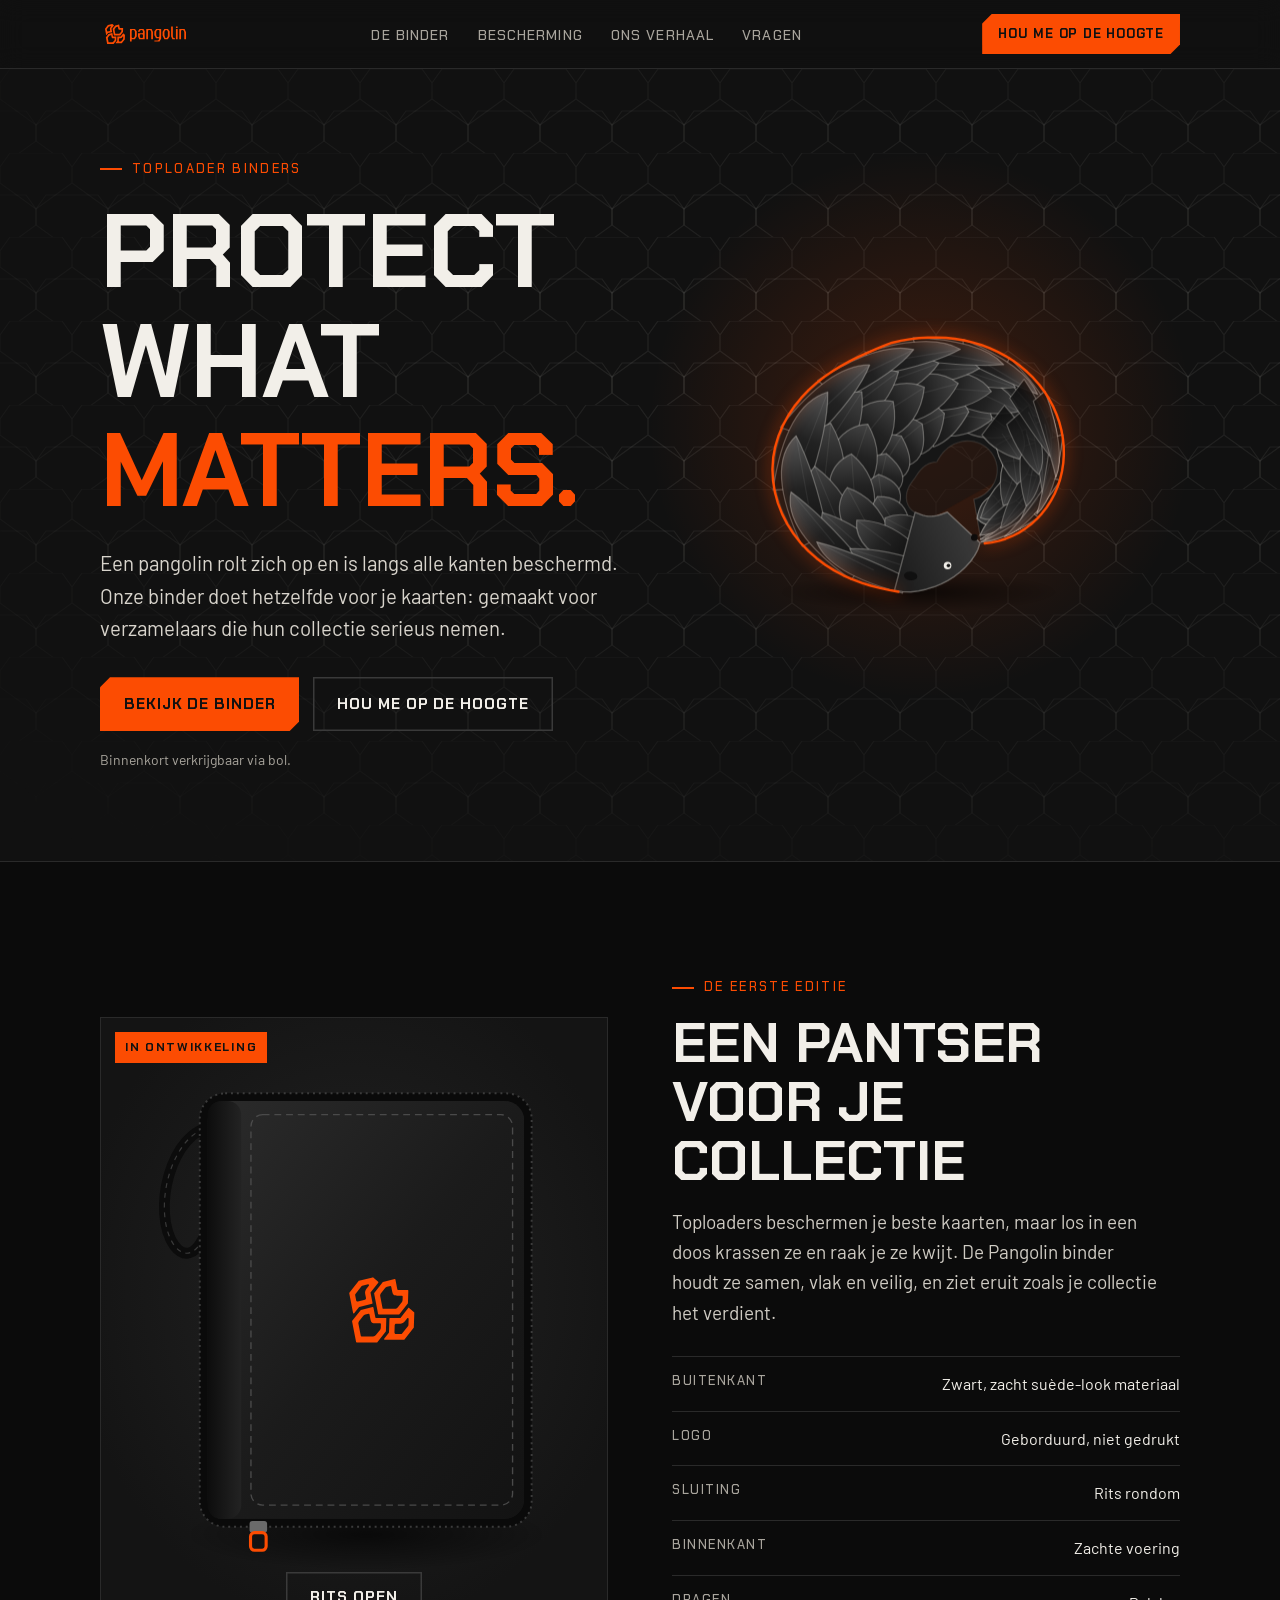
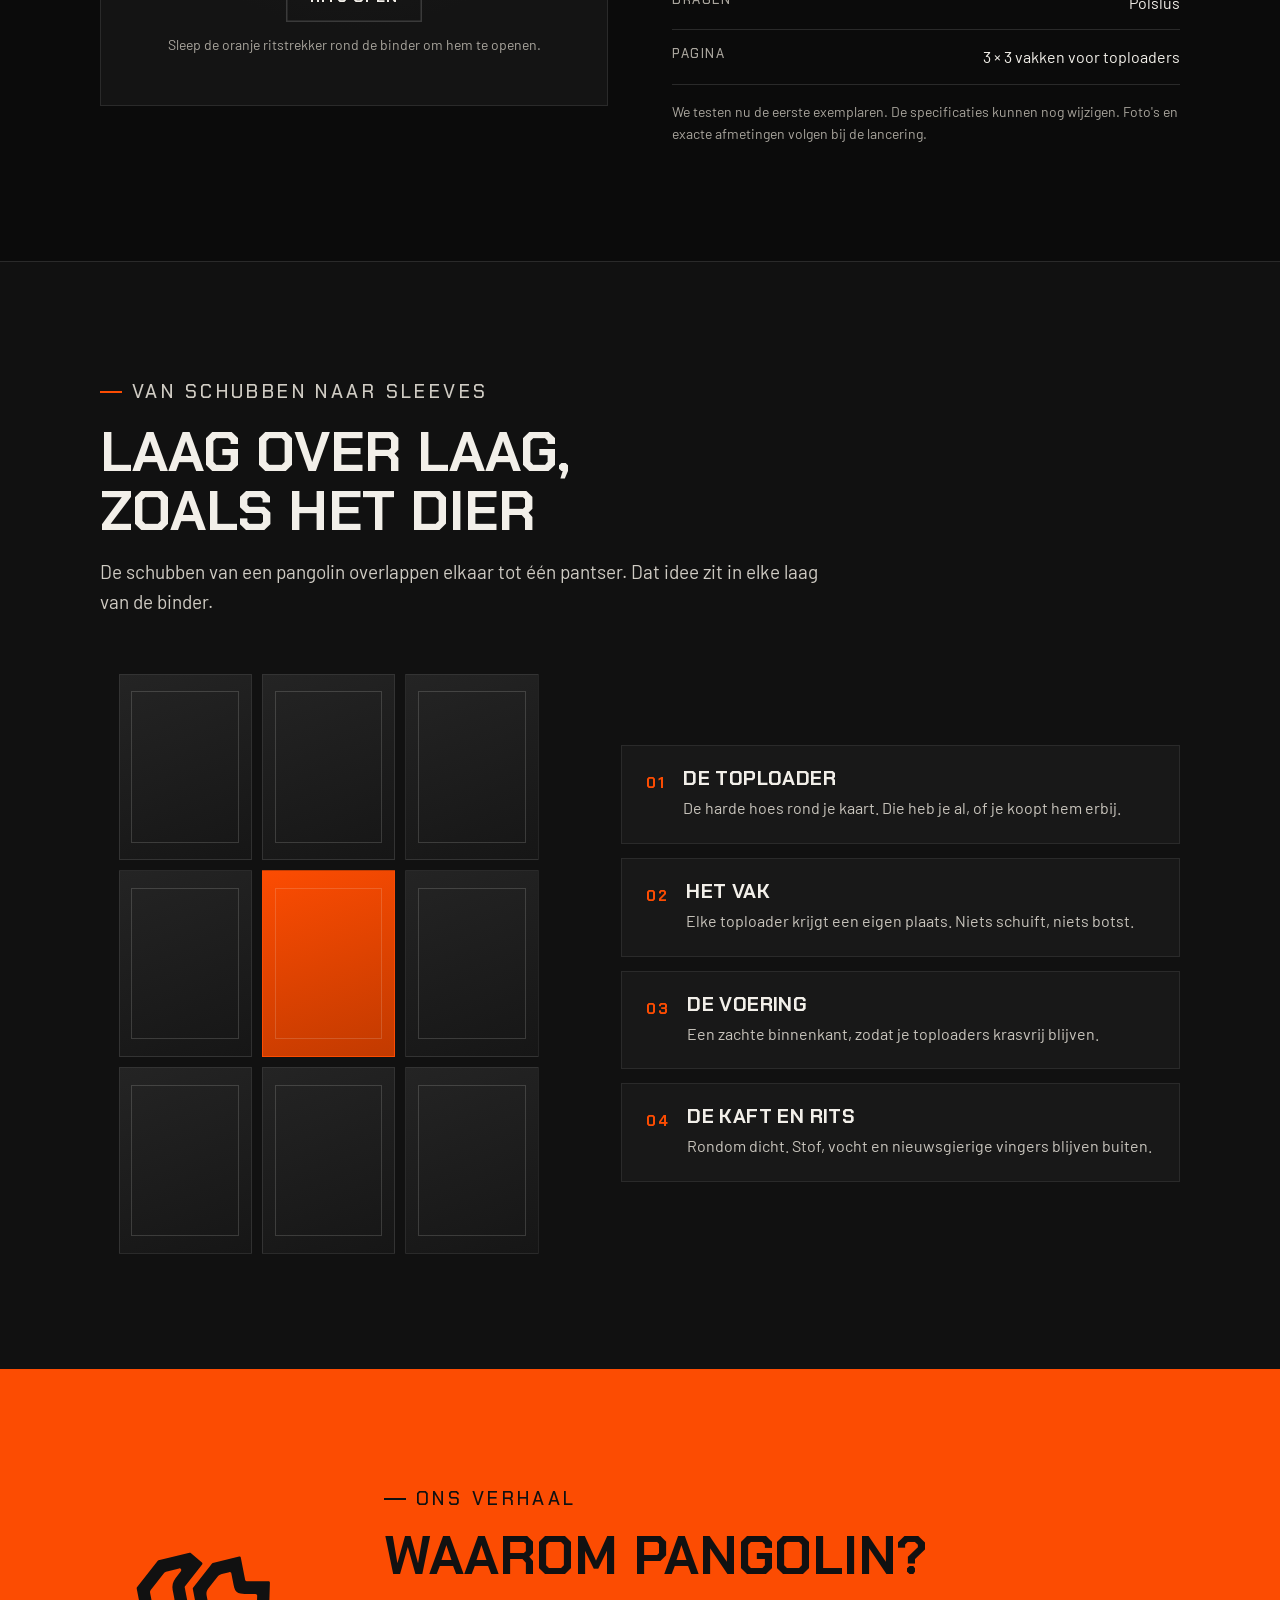
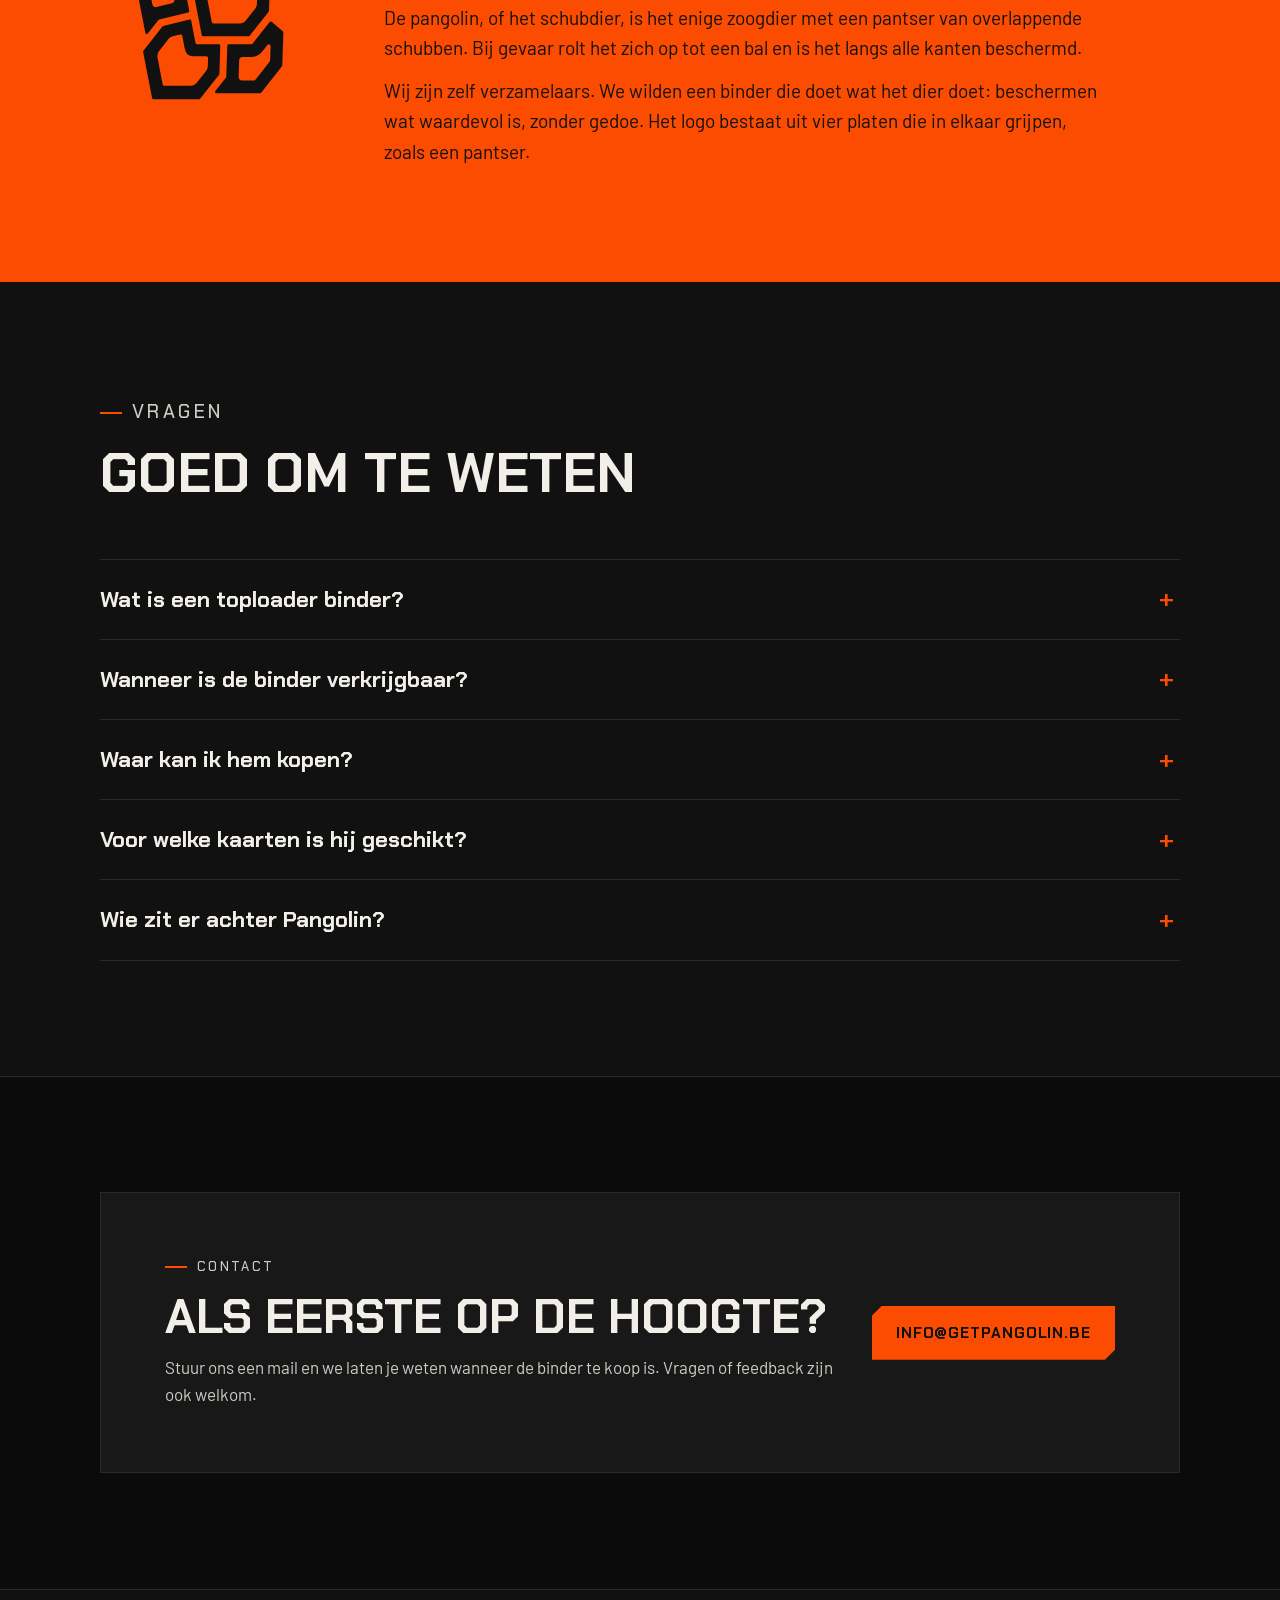
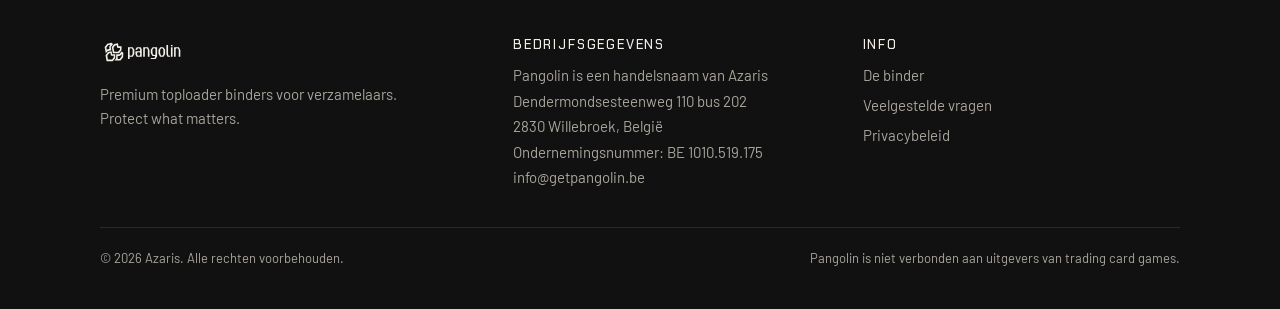
<file: index.html>
<!doctype html>
<html lang="nl">
<head>
<meta charset="utf-8">
<meta name="viewport" content="width=device-width, initial-scale=1">
<title>Pangolin – Premium toploader binders</title>
<meta name="description" content="Pangolin maakt premium toploader binders voor verzamelaars van trading cards. Protect what matters. Binnenkort verkrijgbaar via bol.">
<meta name="theme-color" content="#111111">
<link rel="canonical" href="https://getpangolin.be/">
<link rel="icon" href="assets/favicon.png">
<meta property="og:title" content="Pangolin – Protect what matters">
<meta property="og:description" content="Premium toploader binders voor verzamelaars van trading cards.">
<meta property="og:image" content="https://getpangolin.be/assets/og.jpg">
<meta property="og:type" content="website">
<link rel="preload" href="assets/fonts/chakra-petch-latin-700-normal.woff2" as="font" type="font/woff2" crossorigin>
<link rel="stylesheet" href="assets/styles.css?v=9">
</head>
<body>
<a class="skip" href="#main">Naar de inhoud</a>

<header class="nav">
  <div class="wrap">
    <a class="logo" href="#top" aria-label="Pangolin, naar boven"><img src="assets/pangolin-logo-orange.svg" alt="Pangolin" width="91" height="30"></a>
    <nav aria-label="Hoofdmenu">
      <ul>
        <li><a href="#binder">De binder</a></li>
        <li><a href="#bescherming">Bescherming</a></li>
        <li><a href="#verhaal">Ons verhaal</a></li>
        <li><a href="#faq">Vragen</a></li>
      </ul>
    </nav>
    <a class="btn btn-primary cut" href="#contact">Hou me op de hoogte</a>
  </div>
</header>

<main id="main">

<!-- ================= HERO ================= -->
<div class="hero" id="top">
  <div class="scales-bg" aria-hidden="true"></div>
  <div class="scales-glow" aria-hidden="true"></div>
  <div class="wrap">
    <div>
      <p class="eyebrow">Toploader binders</p>
      <h1>Protect what <em>matters.</em></h1>
      <p class="lead">Een pangolin rolt zich op en is langs alle kanten beschermd. Onze binder doet hetzelfde voor je kaarten: gemaakt voor verzamelaars die hun collectie serieus nemen.</p>
      <div class="cta">
        <a class="btn btn-primary cut" href="#binder">Bekijk de binder</a>
        <a class="btn btn-ghost" href="#contact">Hou me op de hoogte</a>
      </div>
      <p class="note">Binnenkort verkrijgbaar via bol.</p>
    </div>
    <div class="stage">
      <canvas id="pangolin" tabindex="0" role="img" aria-label="Animatie: een pangolin rolt zich op tot een beschermde bal."></canvas>
      <span class="hint" aria-hidden="true">Klik om te ontrollen</span>
    </div>
  </div>
</div>

<!-- ================= PRODUCT ================= -->
<section class="product" id="binder">
  <div class="wrap grid">
    <div class="binder-art reveal">
      <span class="badge">In ontwikkeling</span>
      <!-- Illustratie. Wordt vervangen door echte productfoto's zodra het eerste exemplaar binnen is. -->
      <div class="binder" id="binder3d" role="img" aria-label="Illustratie van de zwarte Pangolin binder met polslus, rits en geborduurd logo. Open toont hij een pagina met negen vakken voor toploaders.">
        <!-- Laag 1: rug, rits, handvat en de binnenkant -->
        <svg class="b-base" viewBox="0 0 420 500" aria-hidden="true">
          <defs>
            <linearGradient id="spine" x1="0" y1="0" x2="1" y2="0">
              <stop offset="0" stop-color="#0d0d0d"/><stop offset="1" stop-color="#232323"/>
            </linearGradient>
          </defs>
          <!-- polslus aan de hoek van de rug -->
          <path d="M66 62 C22 66 2 150 26 184 C46 210 70 168 66 104" fill="none" stroke="#0c0c0c" stroke-width="11" stroke-linecap="round"/>
          <path d="M66 62 C22 66 2 150 26 184 C46 210 70 168 66 104" fill="none" stroke="#3a3a3a" stroke-width="1.2" stroke-dasharray="5 5"/>
          <rect x="56" y="54" width="16" height="58" rx="4" fill="#1d1d1d" stroke="#3a3a3a"/>
          <!-- rits rondom -->
          <rect x="52" y="28" width="340" height="444" rx="26" fill="#0a0a0a"/>
          <rect x="52" y="28" width="340" height="444" rx="26" fill="none" stroke="#3b3b3b" stroke-width="2" stroke-dasharray="2 4"/>
          <!-- binnenkant: pagina met vakken voor toploaders -->
          <rect x="60" y="36" width="324" height="428" rx="20" fill="#161616"/>
          <rect x="60" y="36" width="34" height="428" rx="14" fill="url(#spine)"/>
          <g fill="#101010" stroke="#3d3d3d" stroke-width="1.2">
            <rect x="110" y="56"  width="80" height="120" rx="5"/><rect x="198" y="56"  width="80" height="120" rx="5"/><rect x="286" y="56"  width="80" height="120" rx="5"/>
            <rect x="110" y="190" width="80" height="120" rx="5"/><rect x="198" y="190" width="80" height="120" rx="5"/><rect x="286" y="190" width="80" height="120" rx="5"/>
            <rect x="110" y="324" width="80" height="120" rx="5"/><rect x="198" y="324" width="80" height="120" rx="5"/><rect x="286" y="324" width="80" height="120" rx="5"/>
          </g>
          <!-- een paar kaarten in toploaders -->
          <g>
            <rect x="117" y="64" width="66" height="104" rx="4" fill="#2a2a2a" stroke="#F2EFE9" stroke-opacity=".35"/>
            <rect x="124" y="74" width="52" height="44" rx="2" fill="#3a3a3a"/>
            <rect x="205" y="198" width="66" height="104" rx="4" fill="#FC4C02"/>
            <image href="assets/pangolin-mark-black.svg" x="218" y="230" width="40" height="40"/>
            <rect x="293" y="64" width="66" height="104" rx="4" fill="#F2EFE9"/>
            <rect x="300" y="74" width="52" height="44" rx="2" fill="#cfcbc3"/>
            <rect x="117" y="332" width="66" height="104" rx="4" fill="#2a2a2a" stroke="#F2EFE9" stroke-opacity=".35"/>
            <rect x="124" y="342" width="52" height="44" rx="2" fill="#FC4C02" fill-opacity=".7"/>
          </g>
        </svg>
        <!-- Laag 2: de voorkaft, draait open rond de rug -->
        <div class="b-cover">
          <svg class="face front" viewBox="60 36 324 428" preserveAspectRatio="none" aria-hidden="true">
            <defs>
              <linearGradient id="cover" x1="0" y1="0" x2="1" y2="1">
                <stop offset="0" stop-color="#2b2b2b"/><stop offset=".5" stop-color="#1b1b1b"/><stop offset="1" stop-color="#131313"/>
              </linearGradient>
            </defs>
            <rect x="60" y="36" width="324" height="428" rx="20" fill="url(#cover)"/>
            <rect x="60" y="36" width="34" height="428" rx="14" fill="url(#spine)"/>
            <rect x="104" y="50" width="268" height="400" rx="12" fill="none" stroke="#4a4a4a" stroke-width="1.4" stroke-dasharray="7 5"/>
            <image href="assets/pangolin-mark-orange.svg" x="188" y="200" width="100" height="100"/>
          </svg>
          <svg class="face back" viewBox="60 36 324 428" preserveAspectRatio="none" aria-hidden="true">
            <rect x="60" y="36" width="324" height="428" rx="20" fill="#0e0e0e"/>
            <rect x="74" y="50" width="296" height="400" rx="12" fill="#151515" stroke="#2c2c2c" stroke-dasharray="7 5"/>
          </svg>
        </div>
        <!-- Laag 3: de ritstrekker -->
        <svg class="b-zip" viewBox="0 0 420 500" aria-hidden="true">
          <path id="zipPath" d="M112 472 L366 472 A26 26 0 0 0 392 446 L392 54 A26 26 0 0 0 366 28 L112 28" fill="none"/>
          <g id="zipPull" transform="translate(112 472)">
            <circle r="22" fill="transparent"/>
            <rect x="-9" y="-6" width="18" height="12" rx="3" fill="#6a6a6a"/>
            <rect x="-8" y="6" width="16" height="18" rx="4" fill="none" stroke="#FC4C02" stroke-width="3.2"/>
          </g>
        </svg>
      </div>
      <button class="btn btn-ghost zip-btn" id="zipBtn" type="button" aria-pressed="false">Rits open</button>
      <p class="zip-tip">Sleep de oranje ritstrekker rond de binder om hem te openen.</p>
    </div>
    <div>
      <p class="eyebrow">De eerste editie</p>
      <div class="sec-head" style="margin-bottom:0">
        <h2>Een pantser voor je collectie</h2>
        <p>Toploaders beschermen je beste kaarten, maar los in een doos krassen ze en raak je ze kwijt. De Pangolin binder houdt ze samen, vlak en veilig, en ziet eruit zoals je collectie het verdient.</p>
      </div>
      <ul class="specs">
        <li><span>Buitenkant</span><span>Zwart, zacht suède-look materiaal</span></li>
        <li><span>Logo</span><span>Geborduurd, niet gedrukt</span></li>
        <li><span>Sluiting</span><span>Rits rondom</span></li>
        <li><span>Binnenkant</span><span>Zachte voering</span></li>
        <li><span>Dragen</span><span>Polslus</span></li>
        <li><span>Pagina</span><span>3 × 3 vakken voor toploaders</span></li>
      </ul>
      <p class="fine">We testen nu de eerste exemplaren. De specificaties kunnen nog wijzigen. Foto's en exacte afmetingen volgen bij de lancering.</p>
    </div>
  </div>
</section>

<!-- ================= BESCHERMING ================= -->
<section id="bescherming">
  <div class="wrap">
    <div class="sec-head reveal">
      <p class="eyebrow">Van schubben naar sleeves</p>
      <h2>Laag over laag, zoals het dier</h2>
      <p>De schubben van een pangolin overlappen elkaar tot één pantser. Dat idee zit in elke laag van de binder.</p>
    </div>
    <div class="morph">
      <div class="pockets">
        <div class="pocket" style="--i:0;--r:0"></div><div class="pocket" style="--i:1;--r:0"></div><div class="pocket" style="--i:2;--r:0"></div>
        <div class="pocket" style="--i:3;--r:1"></div><button class="pocket hot" type="button" id="replayPockets" style="--i:4;--r:1" aria-label="Speel de animatie van schubben naar vakken opnieuw af" title="Opnieuw afspelen"></button><div class="pocket" style="--i:5;--r:1"></div>
        <div class="pocket" style="--i:6;--r:2"></div><div class="pocket" style="--i:7;--r:2"></div><div class="pocket" style="--i:8;--r:2"></div>
      </div>
      <div class="feats">
        <div class="feat reveal"><b>01</b><h3>De toploader</h3><p>De harde hoes rond je kaart. Die heb je al, of je koopt hem erbij.</p></div>
        <div class="feat reveal"><b>02</b><h3>Het vak</h3><p>Elke toploader krijgt een eigen plaats. Niets schuift, niets botst.</p></div>
        <div class="feat reveal"><b>03</b><h3>De voering</h3><p>Een zachte binnenkant, zodat je toploaders krasvrij blijven.</p></div>
        <div class="feat reveal"><b>04</b><h3>De kaft en rits</h3><p>Rondom dicht. Stof, vocht en nieuwsgierige vingers blijven buiten.</p></div>
      </div>
    </div>
  </div>
</section>

<!-- ================= VERHAAL ================= -->
<section class="story" id="verhaal">
  <div class="wrap">
    <img src="assets/pangolin-mark-black.svg" alt="" width="220" height="220">
    <div>
      <p class="eyebrow">Ons verhaal</p>
      <h2>Waarom Pangolin?</h2>
      <p>De pangolin, of het schubdier, is het enige zoogdier met een pantser van overlappende schubben. Bij gevaar rolt het zich op tot een bal en is het langs alle kanten beschermd.</p>
      <p>Wij zijn zelf verzamelaars. We wilden een binder die doet wat het dier doet: beschermen wat waardevol is, zonder gedoe. Het logo bestaat uit vier platen die in elkaar grijpen, zoals een pantser.</p>
    </div>
  </div>
</section>

<!-- ================= FAQ ================= -->
<section class="faq" id="faq">
  <div class="wrap">
    <div class="sec-head">
      <p class="eyebrow">Vragen</p>
      <h2>Goed om te weten</h2>
    </div>
    <details>
      <summary>Wat is een toploader binder?</summary>
      <p>Een toploader is een harde plastic hoes die een verzamelkaart beschermt tegen buigen. Een toploader binder is een map met vakken die groot genoeg zijn voor kaarten ín hun toploader. Zo bewaar je je beste kaarten samen, zonder ze uit hun bescherming te halen.</p>
    </details>
    <details>
      <summary>Wanneer is de binder verkrijgbaar?</summary>
      <p>We testen nu de eerste exemplaren. Zodra we tevreden zijn over de kwaliteit, start de verkoop. Stuur ons een mailtje en we laten je weten wanneer het zover is.</p>
    </details>
    <details>
      <summary>Waar kan ik hem kopen?</summary>
      <p>De binder komt te koop via bol. Je bestelt en betaalt dus via een platform dat je kent, met de retourvoorwaarden van dat platform.</p>
    </details>
    <details>
      <summary>Voor welke kaarten is hij geschikt?</summary>
      <p>Voor trading cards in standaardformaat die in een toploader zitten, zoals kaarten van verzamelkaartspellen en sportkaarten. De exacte afmetingen van de vakken delen we bij de lancering.</p>
    </details>
    <details>
      <summary>Wie zit er achter Pangolin?</summary>
      <p>Pangolin is een handelsnaam van Azaris, een eenmanszaak uit Willebroek in België. Je vindt onze bedrijfsgegevens onderaan deze pagina.</p>
    </details>
  </div>
</section>

<!-- ================= CONTACT ================= -->
<section class="contact" id="contact">
  <div class="wrap">
    <div class="box">
      <div>
        <p class="eyebrow">Contact</p>
        <h2>Als eerste op de hoogte?</h2>
        <p>Stuur ons een mail en we laten je weten wanneer de binder te koop is. Vragen of feedback zijn ook welkom.</p>
      </div>
      <a class="btn btn-primary cut" href="mailto:info@getpangolin.be?subject=Hou%20me%20op%20de%20hoogte%20van%20de%20Pangolin%20binder">info@getpangolin.be</a>
    </div>
  </div>
</section>

</main>

<footer>
  <div class="wrap">
    <div class="cols">
      <div>
        <img src="assets/pangolin-logo-chalk.svg" alt="Pangolin" width="85" height="28">
        <p>Premium toploader binders voor verzamelaars.<br>Protect what matters.</p>
      </div>
      <div>
        <h3>Bedrijfsgegevens</h3>
        <address>
          Pangolin is een handelsnaam van Azaris<br>
          Dendermondsesteenweg 110 bus 202<br>
          2830 Willebroek, België<br>
          Ondernemingsnummer: BE 1010.519.175<br>
          <a href="mailto:info@getpangolin.be">info@getpangolin.be</a>
        </address>
      </div>
      <div>
        <h3>Info</h3>
        <ul>
          <li><a href="#binder">De binder</a></li>
          <li><a href="#faq">Veelgestelde vragen</a></li>
          <li><a href="privacy.html">Privacybeleid</a></li>
        </ul>
      </div>
    </div>
    <div class="legal">
      <span>© 2026 Azaris. Alle rechten voorbehouden.</span>
      <span>Pangolin is niet verbonden aan uitgevers van trading card games.</span>
    </div>
  </div>
</footer>

<script src="assets/main.js?v=9" defer></script>
</body>
</html>
</file>
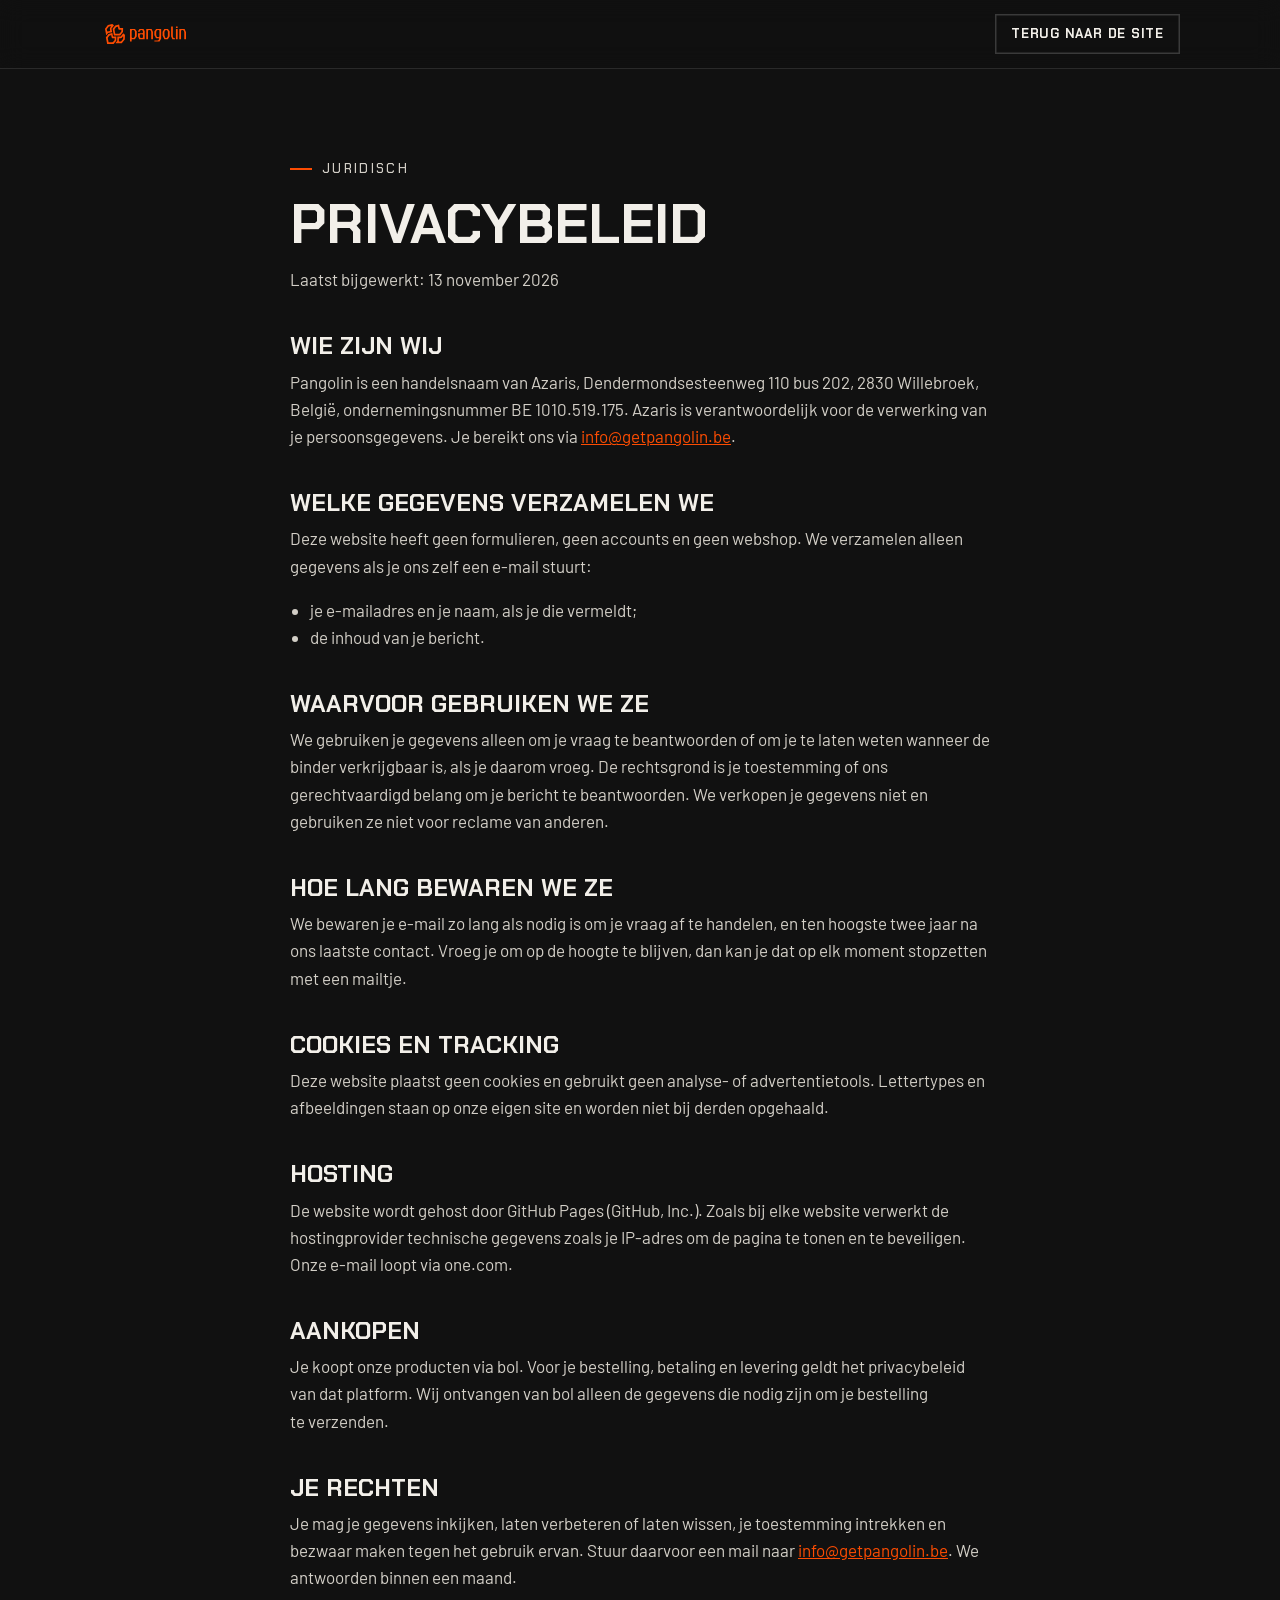
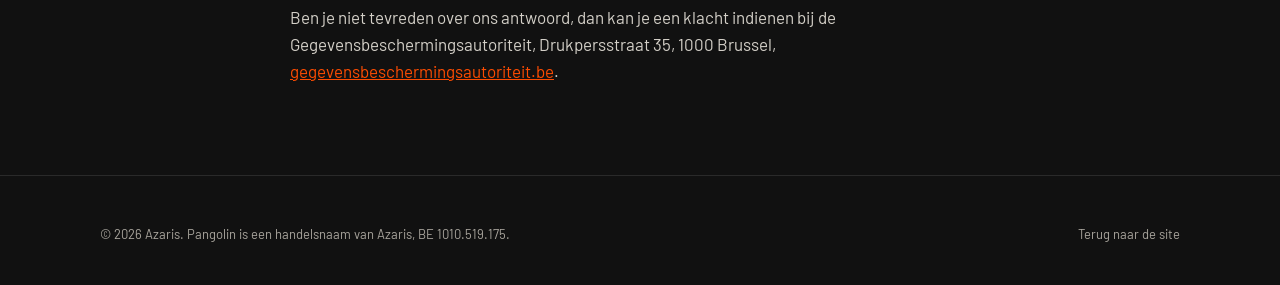
<file: privacy.html>
<!doctype html>
<html lang="nl">
<head>
<meta charset="utf-8">
<meta name="viewport" content="width=device-width, initial-scale=1">
<title>Privacybeleid – Pangolin</title>
<meta name="description" content="Hoe Pangolin (Azaris) omgaat met je persoonsgegevens.">
<meta name="theme-color" content="#111111">
<link rel="icon" href="assets/favicon.png">
<link rel="stylesheet" href="assets/styles.css?v=9">
</head>
<body>
<header class="nav">
  <div class="wrap">
    <a class="logo" href="index.html" aria-label="Pangolin, naar de startpagina"><img src="assets/pangolin-logo-orange.svg" alt="Pangolin" width="91" height="30"></a>
    <a class="btn btn-ghost" href="index.html">Terug naar de site</a>
  </div>
</header>

<main class="doc">
  <div class="wrap">
    <p class="eyebrow">Juridisch</p>
    <h1>Privacybeleid</h1>
    <p>Laatst bijgewerkt: 13 november 2026</p>

    <h2>Wie zijn wij</h2>
    <p>Pangolin is een handelsnaam van Azaris, Dendermondsesteenweg 110 bus 202, 2830 Willebroek, België, ondernemingsnummer BE 1010.519.175. Azaris is verantwoordelijk voor de verwerking van je persoonsgegevens. Je bereikt ons via <a href="mailto:info@getpangolin.be">info@getpangolin.be</a>.</p>

    <h2>Welke gegevens verzamelen we</h2>
    <p>Deze website heeft geen formulieren, geen accounts en geen webshop. We verzamelen alleen gegevens als je ons zelf een e-mail stuurt:</p>
    <ul>
      <li>je e-mailadres en je naam, als je die vermeldt;</li>
      <li>de inhoud van je bericht.</li>
    </ul>

    <h2>Waarvoor gebruiken we ze</h2>
    <p>We gebruiken je gegevens alleen om je vraag te beantwoorden of om je te laten weten wanneer de binder verkrijgbaar is, als je daarom vroeg. De rechtsgrond is je toestemming of ons gerechtvaardigd belang om je bericht te beantwoorden. We verkopen je gegevens niet en gebruiken ze niet voor reclame van anderen.</p>

    <h2>Hoe lang bewaren we ze</h2>
    <p>We bewaren je e-mail zo lang als nodig is om je vraag af te handelen, en ten hoogste twee jaar na ons laatste contact. Vroeg je om op de hoogte te blijven, dan kan je dat op elk moment stopzetten met een mailtje.</p>

    <h2>Cookies en tracking</h2>
    <p>Deze website plaatst geen cookies en gebruikt geen analyse- of advertentietools. Lettertypes en afbeeldingen staan op onze eigen site en worden niet bij derden opgehaald.</p>

    <h2>Hosting</h2>
    <p>De website wordt gehost door GitHub Pages (GitHub, Inc.). Zoals bij elke website verwerkt de hostingprovider technische gegevens zoals je IP-adres om de pagina te tonen en te beveiligen. Onze e-mail loopt via one.com.</p>

    <h2>Aankopen</h2>
    <p>Je koopt onze producten via bol. Voor je bestelling, betaling en levering geldt het privacybeleid van dat platform. Wij ontvangen van bol alleen de gegevens die nodig zijn om je bestelling te verzenden.</p>

    <h2>Je rechten</h2>
    <p>Je mag je gegevens inkijken, laten verbeteren of laten wissen, je toestemming intrekken en bezwaar maken tegen het gebruik ervan. Stuur daarvoor een mail naar <a href="mailto:info@getpangolin.be">info@getpangolin.be</a>. We antwoorden binnen een maand.</p>
    <p>Ben je niet tevreden over ons antwoord, dan kan je een klacht indienen bij de Gegevensbeschermingsautoriteit, Drukpersstraat 35, 1000 Brussel, <a href="https://www.gegevensbeschermingsautoriteit.be" rel="noopener">gegevensbeschermingsautoriteit.be</a>.</p>
  </div>
</main>

<footer>
  <div class="wrap">
    <div class="legal" style="margin-top:0;border-top:0;padding-top:0">
      <span>© 2026 Azaris. Pangolin is een handelsnaam van Azaris, BE 1010.519.175.</span>
      <a href="index.html">Terug naar de site</a>
    </div>
  </div>
</footer>
</body>
</html>
</file>
<file: assets/styles.css>
/* Pangolin — getpangolin.be
   Merkkleuren: Signaaloranje #FC4C02 · Blikzwart #111111 · Krijt #F2EFE9
   Lettertypes: Chakra Petch (titels) · Barlow (tekst), lokaal gehost */

@font-face{font-family:"Chakra Petch";font-weight:500;font-display:swap;src:url(fonts/chakra-petch-latin-500-normal.woff2) format("woff2")}
@font-face{font-family:"Chakra Petch";font-weight:700;font-display:swap;src:url(fonts/chakra-petch-latin-700-normal.woff2) format("woff2")}
@font-face{font-family:"Barlow";font-weight:400;font-display:swap;src:url(fonts/barlow-latin-400-normal.woff2) format("woff2")}
@font-face{font-family:"Barlow";font-weight:500;font-display:swap;src:url(fonts/barlow-latin-500-normal.woff2) format("woff2")}
@font-face{font-family:"Barlow";font-weight:600;font-display:swap;src:url(fonts/barlow-latin-600-normal.woff2) format("woff2")}

:root{
  --orange:#FC4C02;
  --black:#111111;
  --ink:#0b0b0b;
  --panel:#181818;
  --line:#2a2a2a;
  --chalk:#F2EFE9;
  --muted:#a9a59d;
  --head:"Chakra Petch",system-ui,sans-serif;
  --body:"Barlow",system-ui,-apple-system,"Segoe UI",sans-serif;
  --wrap:1160px;
  --gut:clamp(16px,4vw,40px);
  --cut:14px;
}

*{box-sizing:border-box}
html{scroll-behavior:smooth;-webkit-text-size-adjust:100%}
body{margin:0;background:var(--black);color:var(--chalk);font-family:var(--body);font-size:17px;line-height:1.6;overflow-x:hidden}
img,svg,canvas{max-width:100%;display:block}
a{color:inherit}
h1,h2,h3{font-family:var(--head);font-weight:700;line-height:1.05;margin:0;text-wrap:balance}
p{margin:0;text-wrap:pretty}
:focus-visible{outline:2px solid var(--orange);outline-offset:3px}

.wrap{max-width:var(--wrap);margin:0 auto;padding:0 var(--gut)}
.skip{position:absolute;left:-999px;top:8px;background:var(--orange);color:var(--black);padding:10px 16px;font-weight:600;z-index:100}
.skip:focus{left:8px}

.eyebrow{font-family:var(--head);font-weight:500;font-size:13px;letter-spacing:.18em;text-transform:uppercase;color:var(--orange);display:flex;align-items:center;gap:10px}
.eyebrow::before{content:"";width:22px;height:2px;background:var(--orange)}

/* Afgeschuinde hoeken, zoals de platen van het logo */
.cut{clip-path:polygon(var(--cut) 0,100% 0,100% calc(100% - var(--cut)),calc(100% - var(--cut)) 100%,0 100%,0 var(--cut))}

.btn{display:inline-flex;align-items:center;gap:10px;font-family:var(--head);font-weight:700;font-size:15px;letter-spacing:.06em;text-transform:uppercase;text-decoration:none;padding:15px 24px;border:0;cursor:pointer;transition:transform .15s ease,background .15s ease,color .15s ease;--cut:10px}
.btn-primary{background:var(--orange);color:var(--black)}
.btn-primary:hover{background:var(--chalk);transform:translateY(-2px)}
.btn-ghost{background:transparent;color:var(--chalk);box-shadow:inset 0 0 0 1.5px #3a3a3a;clip-path:none}
.btn-ghost:hover{box-shadow:inset 0 0 0 1.5px var(--chalk)}

/* ---------- Navigatie ---------- */
.nav{position:sticky;top:0;z-index:50;background:rgba(17,17,17,.82);backdrop-filter:blur(12px);-webkit-backdrop-filter:blur(12px);border-bottom:1px solid var(--line)}
.nav .wrap{display:flex;align-items:center;justify-content:space-between;height:68px;gap:20px}
.nav .logo img{height:30px;width:auto}
.nav ul{display:flex;gap:28px;list-style:none;margin:0;padding:0}
.nav ul a{font-family:var(--head);font-weight:500;font-size:14px;letter-spacing:.08em;text-transform:uppercase;text-decoration:none;color:var(--muted);transition:color .15s}
.nav ul a:hover{color:var(--chalk)}
.nav .btn{padding:10px 16px;font-size:13px}
@media (max-width:820px){.nav ul{display:none}}

/* ---------- Hero ---------- */
.hero{position:relative;isolation:isolate;overflow:hidden;border-bottom:1px solid var(--line)}
.scales-bg{position:absolute;inset:0;z-index:-1;
  background-image:url("data:image/svg+xml,%3Csvg xmlns='http://www.w3.org/2000/svg' width='72' height='84' viewBox='0 0 72 84'%3E%3Cg fill='none' stroke='%23F2EFE9' stroke-opacity='.09' stroke-width='1.2'%3E%3Cpath d='M0 14 L10 0 H62 L72 14 V30 L36 56 L0 30Z'/%3E%3Cpath d='M-36 56 L-26 42 H26 L36 56 V72 L0 98 L-36 72Z'/%3E%3Cpath d='M36 56 L46 42 H98 L108 56 V72 L72 98 L36 72Z'/%3E%3C/g%3E%3C/svg%3E");
  background-size:72px 84px;
  -webkit-mask-image:radial-gradient(120% 90% at 70% 40%,#000 0%,rgba(0,0,0,.55) 45%,transparent 85%);
          mask-image:radial-gradient(120% 90% at 70% 40%,#000 0%,rgba(0,0,0,.55) 45%,transparent 85%)}
.scales-glow{position:absolute;inset:0;z-index:-1;pointer-events:none;
  background:radial-gradient(420px circle at var(--mx,72%) var(--my,45%),rgba(252,76,2,.20),transparent 65%)}
.hero .wrap{display:grid;grid-template-columns:1.05fr .95fr;align-items:center;gap:clamp(20px,4vw,56px);padding-top:clamp(40px,7vw,96px);padding-bottom:clamp(48px,7vw,104px)}
.hero h1{font-size:clamp(46px,8.2vw,104px);text-transform:uppercase;letter-spacing:-.01em;margin:18px 0 22px}
.hero h1 em{font-style:normal;color:var(--orange)}
.hero .lead{font-size:clamp(18px,1.6vw,21px);color:#d8d4cc;max-width:34em}
.hero .cta{display:flex;flex-wrap:wrap;gap:14px;margin-top:32px}
.hero .note{margin-top:18px;font-size:14px;color:var(--muted)}
.stage{position:relative;aspect-ratio:1/1;max-width:520px;width:100%;justify-self:center}
.stage canvas{width:100%;height:100%;cursor:pointer}
.stage .hint{position:absolute;left:50%;bottom:2%;transform:translateX(-50%);font-family:var(--head);font-size:12px;letter-spacing:.16em;text-transform:uppercase;color:var(--muted);white-space:nowrap;opacity:0;transition:opacity .6s}
.stage.done .hint{opacity:1}
@media (max-width:860px){
  .hero .wrap{grid-template-columns:1fr}
  .stage{order:-1;max-width:340px}
}

/* ---------- Secties ---------- */
section{padding:clamp(64px,9vw,120px) 0}
.sec-head{max-width:720px;margin-bottom:clamp(32px,5vw,56px)}
.sec-head h2{font-size:clamp(32px,4.6vw,56px);text-transform:uppercase;margin:16px 0 16px}
.sec-head p{color:#cfcbc3;font-size:19px}

/* Product */
.product{background:var(--ink);border-bottom:1px solid var(--line)}
.product .grid{display:grid;grid-template-columns:1fr 1fr;gap:clamp(28px,5vw,72px);align-items:center}
.binder-art{background:radial-gradient(80% 70% at 50% 40%,#232323,#141414 70%);border:1px solid var(--line);padding:clamp(20px,4vw,48px);position:relative}
.binder{position:relative;aspect-ratio:420/500;perspective:1500px}
.binder svg{position:absolute;inset:0;width:100%;height:100%}
.binder::before{content:"";position:absolute;left:10%;right:4%;bottom:-3%;height:14%;background:radial-gradient(closest-side,rgba(0,0,0,.6),transparent);z-index:-1}
.binder,.b-cover{will-change:transform}
.b-cover{position:absolute;left:14.2857%;top:7.2%;width:77.1429%;height:85.6%;transform-origin:0 50%;transform-style:preserve-3d}
.b-cover .face{backface-visibility:hidden;-webkit-backface-visibility:hidden}
.b-cover .back{transform:rotateY(180deg)}
.b-zip{pointer-events:none}
#zipPull{pointer-events:auto;cursor:grab;touch-action:none}
.binder.dragging #zipPull{cursor:grabbing}
.zip-tip{text-align:center;font-size:14px;color:var(--muted);margin-top:12px}
.zip-btn{margin:18px auto 0;display:flex}
.badge{position:absolute;top:14px;left:14px;font-family:var(--head);font-size:12px;letter-spacing:.14em;text-transform:uppercase;background:var(--orange);color:var(--black);padding:6px 10px;font-weight:700}
.specs{list-style:none;margin:28px 0 0;padding:0;border-top:1px solid var(--line)}
.specs li{display:flex;gap:16px;justify-content:space-between;padding:14px 0;border-bottom:1px solid var(--line);font-size:16px}
.specs span:first-child{font-family:var(--head);font-size:13px;letter-spacing:.12em;text-transform:uppercase;color:var(--muted);flex:none}
.specs span:last-child{text-align:right}
.fine{font-size:14px;color:var(--muted);margin-top:16px}
@media (max-width:860px){.product .grid{grid-template-columns:1fr}}

/* Bescherming: schubben worden sleeves */
.morph{display:grid;grid-template-columns:.9fr 1.1fr;gap:clamp(28px,5vw,72px);align-items:center}
.pockets{display:grid;grid-template-columns:repeat(3,1fr);gap:10px;max-width:420px;width:100%;justify-self:center}
.pocket{aspect-ratio:5/7;background:linear-gradient(160deg,#242424,#161616);border:1px solid #333;
  clip-path:polygon(50% 0,100% 28%,100% 62%,50% 100%,0 62%,0 28%);
  transform:translateY(calc(var(--r) * -18%)) scale(1.12);
  transition:clip-path .9s cubic-bezier(.6,0,.2,1),transform .9s cubic-bezier(.6,0,.2,1),border-color .9s;
  transition-delay:calc(var(--i) * 60ms);position:relative}
.pocket::after{content:"";position:absolute;inset:9%;border:1.5px solid rgba(242,239,233,.16);opacity:0;transition:opacity .6s .5s}
.pocket.hot{background:linear-gradient(160deg,#FC4C02,#c23a00);border-color:var(--orange)}
button.pocket{padding:0;font:inherit;color:inherit;cursor:pointer;display:block;width:100%}
button.pocket:hover{filter:brightness(1.12)}
button.pocket:focus-visible{outline:2px solid var(--chalk);outline-offset:3px}
.pockets.in .pocket{clip-path:polygon(50% 0,100% 0,100% 100%,50% 100%,0 100%,0 0);transform:none}
.pockets.in .pocket::after{opacity:1}
.feats{display:grid;gap:14px}
.feat{background:var(--panel);border:1px solid var(--line);padding:22px 24px;display:grid;grid-template-columns:auto 1fr;gap:6px 18px;align-items:start}
.feat b{grid-row:span 2;font-family:var(--head);font-size:15px;color:var(--orange);letter-spacing:.1em;padding-top:3px}
.feat h3{font-size:20px;text-transform:uppercase;letter-spacing:.02em}
.feat p{color:#c9c5bd;font-size:16px}
@media (max-width:860px){.morph{grid-template-columns:1fr}}

/* Verhaal */
.story{background:var(--orange);color:var(--black)}
.story .wrap{display:grid;grid-template-columns:auto 1fr;gap:clamp(24px,5vw,72px);align-items:center}
.story img{width:clamp(120px,18vw,220px);height:auto}
.story .eyebrow{color:var(--black)}
.story .eyebrow::before{background:var(--black)}
.story h2{font-size:clamp(30px,4.4vw,54px);text-transform:uppercase;margin:14px 0 18px}
.story p{font-size:19px;max-width:38em}
.story p + p{margin-top:12px}
@media (max-width:700px){.story .wrap{grid-template-columns:1fr}}

/* FAQ */
.faq details{border-bottom:1px solid var(--line)}
.faq details:first-of-type{border-top:1px solid var(--line)}
.faq summary{list-style:none;cursor:pointer;padding:22px 44px 22px 0;font-family:var(--head);font-weight:700;font-size:clamp(18px,2vw,22px);position:relative}
.faq summary::-webkit-details-marker{display:none}
.faq summary::after{content:"+";position:absolute;right:6px;top:50%;transform:translateY(-50%);color:var(--orange);font-size:28px;font-weight:500;transition:transform .2s}
.faq details[open] summary::after{transform:translateY(-50%) rotate(45deg)}
.faq details p{padding:0 0 24px;color:#cfcbc3;max-width:46em}

/* Contact */
.contact{background:var(--ink);border-top:1px solid var(--line)}
.contact .box{background:var(--panel);border:1px solid var(--line);padding:clamp(28px,5vw,64px);display:grid;grid-template-columns:1fr auto;gap:28px;align-items:center}
.contact h2{font-size:clamp(28px,4vw,48px);text-transform:uppercase;margin:14px 0 12px}
.contact p{color:#cfcbc3}
@media (max-width:760px){.contact .box{grid-template-columns:1fr}}

/* Footer */
footer{border-top:1px solid var(--line);padding:48px 0 40px;font-size:15px;color:var(--muted)}
footer .cols{display:grid;grid-template-columns:1.2fr 1fr 1fr;gap:32px}
footer img{height:28px;width:auto;margin-bottom:16px}
footer h3{font-size:13px;letter-spacing:.14em;text-transform:uppercase;color:var(--chalk);margin-bottom:12px;font-weight:500}
footer ul{list-style:none;margin:0;padding:0;display:grid;gap:6px}
footer a{color:var(--muted);text-decoration:none}
footer a:hover{color:var(--chalk);text-decoration:underline}
footer address{font-style:normal;line-height:1.7}
footer .legal{margin-top:36px;padding-top:20px;border-top:1px solid var(--line);font-size:13px;display:flex;flex-wrap:wrap;gap:8px 24px;justify-content:space-between}
@media (max-width:760px){footer .cols{grid-template-columns:1fr}}

/* Tekstpagina (privacy) */
.doc{padding:clamp(48px,7vw,96px) 0}
.doc .wrap{max-width:780px}
.doc h1{font-size:clamp(36px,5vw,56px);text-transform:uppercase;margin:16px 0 12px}
.doc h2{font-size:24px;text-transform:uppercase;margin:40px 0 10px}
.doc p,.doc li{color:#d3cfc7}
.doc p + p{margin-top:12px}
.doc ul{padding-left:20px}
.doc a{color:var(--orange)}

/* Scroll-reveal */
.reveal{opacity:0;transform:translateY(22px);transition:opacity .7s ease,transform .7s ease}
.reveal.in{opacity:1;transform:none}

@media (prefers-reduced-motion:reduce){
  html{scroll-behavior:auto}
  .reveal{opacity:1;transform:none;transition:none}
  .pocket{transition:none}
  .binder,.b-cover{transition:none}
  .btn{transition:none}
}
</file>
